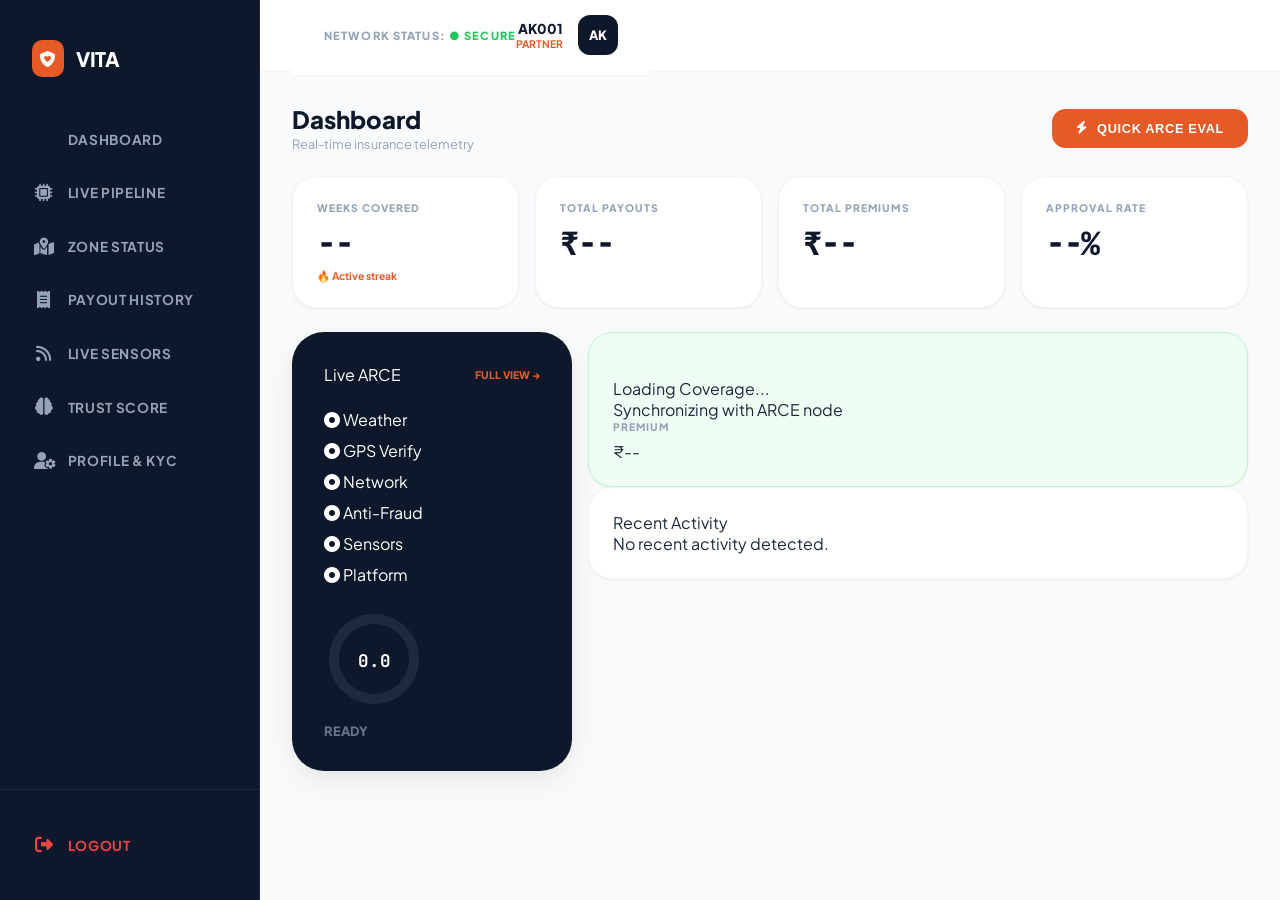
<file: frontend/workers_dashboard.html>
<!DOCTYPE html>
<html lang="en">
<head>
    <meta charset="UTF-8">
    <meta name="viewport" content="width=device-width,initial-scale=1">
    <title>VITA · Dashboard</title>
    <link rel="stylesheet" href="vita.css">
    <link rel="stylesheet" href="https://cdnjs.cloudflare.com/ajax/libs/font-awesome/6.5.0/css/all.min.css">
    <style>
        .stat-grid { display:grid; grid-template-columns:repeat(4,1fr); gap:1rem; }
        @media(max-width:900px){.stat-grid{grid-template-columns:1fr 1fr;}}
        .main-grid { display:grid; grid-template-columns:280px 1fr; gap:1rem; }
        @media(max-width:900px){.main-grid{grid-template-columns:1fr;}}
    </style>
</head>
<body>

<div id="sidebar"></div>

<div id="main">
    <div id="topbar"></div>
    <div id="page-content" class="p-6 md:p-10">

        <div class="fade-up" style="display:flex;align-items:center;justify-content:space-between;margin-bottom:1.5rem;">
            <div>
                <h1 style="font-size:1.5rem;font-weight:900;color:#0f172a;">Dashboard</h1>
                <p style="font-size:0.8rem;color:#94a3b8;margin-top:2px;">Real-time insurance telemetry</p>
            </div>
            <button class="btn-primary" onclick="runQuickARCE()" id="eval-btn">
                <i class="fa-solid fa-bolt"></i> QUICK ARCE EVAL
            </button>
        </div>

        <div class="stat-grid fade-up" style="margin-bottom:1.5rem;">
            <div class="card card-pad">
                <div class="stat-label uppercase tracking-widest text-[10px]">Weeks Covered</div>
                <div class="stat-value" id="s-weeks">--</div>
                <div style="font-size:0.65rem;color:#e65a28;margin-top:4px;font-weight:700;">🔥 Active streak</div>
            </div>
            <div class="card card-pad">
                <div class="stat-label uppercase tracking-widest text-[10px]">Total Payouts</div>
                <div class="stat-value mono" id="s-payouts">₹--</div>
            </div>
            <div class="card card-pad">
                <div class="stat-label uppercase tracking-widest text-[10px]">Total Premiums</div>
                <div class="stat-value mono" id="s-premiums">₹--</div>
            </div>
            <div class="card card-pad">
                <div class="stat-label uppercase tracking-widest text-[10px]">Approval Rate</div>
                <div class="stat-value" id="s-rate">--%</div>
            </div>
        </div>

        <div class="main-grid fade-up">
            <div class="dark-card" style="display:flex;flex-direction:column;gap:1.5rem; padding: 2rem; border-radius: 2rem;">
                <div style="display:flex;align-items:center;justify-content:space-between;">
                    <div class="card-title text-white" style="margin-bottom:0;">Live ARCE</div>
                    <a href="workers_pipeline.html" style="font-size:0.65rem;font-weight:800;color:#e65a28;text-decoration:none;">FULL VIEW →</a>
                </div>
                <div id="mini-pipeline" style="display:flex;flex-direction:column;gap:10px;">
                    </div>
                <div class="text-center pt-4 border-t border-slate-800">
                    <svg width="100" height="100" viewBox="0 0 80 80">
                        <circle cx="40" cy="40" r="32" fill="none" stroke="#1e293b" stroke-width="8"/>
                        <circle id="score-ring" cx="40" cy="40" r="32" fill="none" stroke="#e65a28" stroke-width="8"
                          stroke-linecap="round" stroke-dasharray="201.1" stroke-dashoffset="201.1"
                          transform="rotate(-90 40 40)" style="transition: stroke-dashoffset 1s ease;"/>
                        <text x="40" y="46" text-anchor="middle" font-family="JetBrains Mono" font-size="14" font-weight="700" fill="white" id="score-text">0.0</text>
                    </svg>
                    <div id="arce-dec" style="font-size:0.8rem;font-weight:900;color:#64748b;margin-top:10px;text-transform:uppercase;">Ready</div>
                </div>
            </div>

            <div class="space-y-4">
                <div class="card card-pad flex items-center justify-between" style="background: #f0fdf4; border-color: #bbf7d0;">
                    <div class="flex items-center gap-4">
                        <div class="w-12 h-12 rounded-xl bg-white flex items-center justify-center text-green-600 shadow-sm">
                            <i class="fa-solid fa-shield-check text-xl"></i>
                        </div>
                        <div>
                            <div class="font-black text-slate-800" id="cov-zone">Loading Coverage...</div>
                            <div class="text-xs text-slate-500" id="cov-hours">Synchronizing with ARCE node</div>
                        </div>
                    </div>
                    <div class="text-right">
                        <div class="stat-label">Premium</div>
                        <div class="text-xl font-black text-slate-800" id="cov-premium">₹--</div>
                    </div>
                </div>

                <div class="card card-pad bg-white">
                    <div class="card-title">Recent Activity</div>
                    <div id="recent-activity" class="space-y-3 mt-4">
                        <div class="shimmer h-12 rounded-xl"></div>
                        <div class="shimmer h-12 rounded-xl"></div>
                    </div>
                </div>
            </div>
        </div>

    </div>
</div>

<script src="vita.js"></script>
<script>
    // Initialize shared UI and load data
    VITA.init({ page: 'dashboard' }).then(() => {
        loadDashboard();
    });

    async function loadDashboard() {
        try {
            const worker = await VITA.api('/api/worker/AK001');
            const stats = await VITA.api('/api/claims/stats');

            if (worker) {
                document.getElementById('s-weeks').textContent = worker.weeks_covered;
                document.getElementById('s-payouts').textContent = `₹${worker.total_payouts.toLocaleString()}`;
                document.getElementById('s-premiums').textContent = `₹${worker.total_premiums.toLocaleString()}`;
                document.getElementById('cov-zone').textContent = `${worker.zone} ZONE ACTIVE`;
                document.getElementById('cov-premium').textContent = `₹${worker.weekly_premium}`;
                document.getElementById('cov-hours').textContent = `${worker.coverage_hours_per_week || 84} hrs/week protected`;
            }

            if (stats) {
                document.getElementById('s-rate').textContent = stats.approval_rate + '%';
            }

            // Fill mini pipeline
            const steps = ['Weather', 'GPS Verify', 'Network', 'Anti-Fraud', 'Sensors', 'Platform'];
            document.getElementById('mini-pipeline').innerHTML = steps.map(s => `
                <div class="flex items-center gap-3">
                    <i class="fa-solid fa-circle-dot text-[8px] text-slate-700"></i>
                    <span class="text-[10px] font-bold text-slate-400 uppercase tracking-widest">${s}</span>
                </div>
            `).join('');

            loadActivity();
        } catch (e) {
            console.error("Dashboard Load Error", e);
        }
    }

    async function loadActivity() {
        const data = await VITA.api('/api/payouts/recent?limit=3');
        const container = document.getElementById('recent-activity');
        if (data && data.payouts.length) {
            container.innerHTML = data.payouts.map(p => `
                <div class="flex items-center justify-between p-4 bg-slate-50 rounded-xl border border-slate-100">
                    <div class="flex items-center gap-3">
                        <div class="w-8 h-8 rounded-lg brand-orange flex items-center justify-center text-white text-xs">
                            <i class="fa-solid fa-receipt"></i>
                        </div>
                        <div>
                            <div class="text-xs font-black text-slate-800">₹${p.amount} • ${p.event}</div>
                            <div class="text-[9px] font-bold text-slate-400 uppercase">${p.date}</div>
                        </div>
                    </div>
                    <span class="text-[9px] font-black text-green-600 bg-green-50 px-2 py-1 rounded-md uppercase">${p.status}</span>
                </div>
            `).join('');
        } else {
            container.innerHTML = '<p class="text-xs text-slate-400 italic p-4">No recent activity detected.</p>';
        }
    }

    async function runQuickARCE() {
        const btn = document.getElementById('eval-btn');
        btn.disabled = true;
        btn.innerHTML = '<i class="fa-solid fa-circle-notch fa-spin"></i> RUNNING...';
        
        try {
            const res = await VITA.api('/api/claims/run-evaluation', 'POST');
            if (res) {
                VITA.updateScoreRing('score-ring', 'score-text', res.arce_score, 201.1);
                document.getElementById('arce-dec').textContent = res.decision;
                document.getElementById('arce-dec').style.color = res.decision === 'APPROVED' ? '#22c55e' : '#ef4444';
            }
        } finally {
            btn.disabled = false;
            btn.innerHTML = '<i class="fa-solid fa-bolt"></i> QUICK ARCE EVAL';
            loadDashboard();
        }
    }
</script>
</body>
</html>
</file>
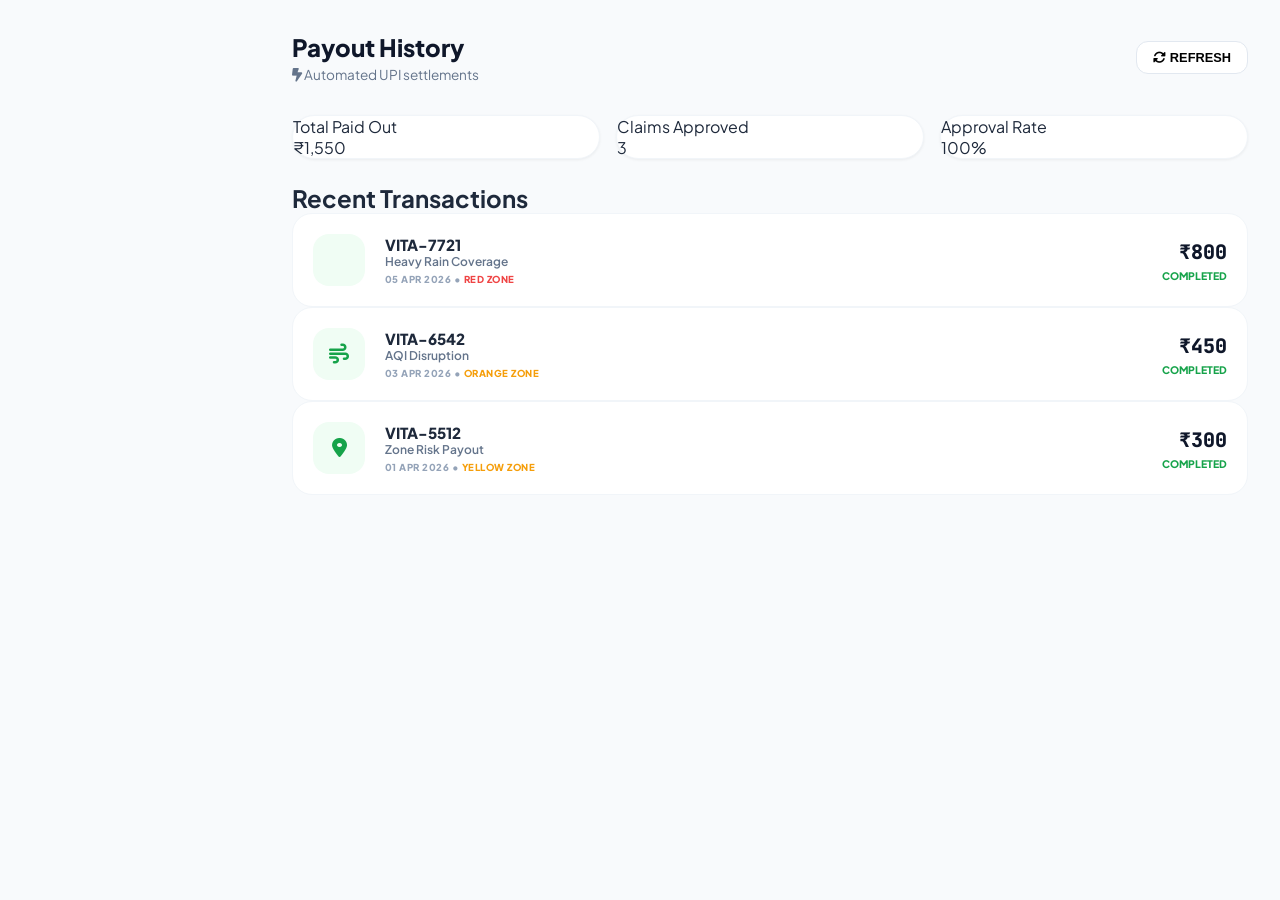
<file: frontend/workers_payouts.html>
<!DOCTYPE html>
<html lang="en">
<head>
  <meta charset="UTF-8">
  <meta name="viewport" content="width=device-width,initial-scale=1">
  <title>VITA · Payout History</title>
  <link rel="stylesheet" href="vita.css">
  <link rel="stylesheet" href="https://cdnjs.cloudflare.com/ajax/libs/font-awesome/6.5.0/css/all.min.css">
  <style>
    @import url('https://fonts.googleapis.com/css2?family=JetBrains+Mono:wght@700&display=swap');

    .payout-row {
      display:flex; align-items:center; justify-content:space-between;
      padding:1.25rem; background:white; border-radius:1.25rem;
      border:1px solid #f1f5f9; transition:all 0.2s ease;
    }
    .payout-row:hover { 
      transform: translateY(-2px);
      box-shadow:0 10px 25px -5px rgba(0,0,0,0.05); 
      border-color: #e2e8f0;
    }
    .pay-icon { 
      width:3.25rem; height:3.25rem; border-radius:1rem; 
      display:flex; align-items:center; justify-content:center; 
      font-size:1.25rem; flex-shrink:0; 
    }
    .summary-strip { display:grid; grid-template-columns:repeat(3,1fr); gap:1rem; margin-bottom:1.5rem; }
    
    /* Clean Shimmer Effect */
    .shimmer {
      background: linear-gradient(90deg, #f1f5f9 25%, #f8fafc 50%, #f1f5f9 75%);
      background-size: 200% 100%;
      animation: shimmer 1.5s infinite;
    }
    @keyframes shimmer {
      0% { background-position: 200% 0; }
      100% { background-position: -200% 0; }
    }

    @media(max-width:600px){ .summary-strip{grid-template-columns:1fr;} }
  </style>
</head>
<body class="bg-gray-50">

<div id="main">
  <div id="page-content" class="max-w-4xl mx-auto p-4 md:p-8">

    <div class="fade-up" style="display:flex;align-items:center;justify-content:space-between;margin-bottom:2rem;">
      <div>
        <h1 style="font-size:1.5rem;font-weight:900;color:#0f172a;">Payout History</h1>
        <p style="font-size:0.85rem;color:#64748b;margin-top:4px;">
            <i class="fa-solid fa-bolt-lightning text-orange-500 mr-1"></i> Automated UPI settlements
        </p>
      </div>
      <button class="btn-ghost" onclick="loadPayouts()" style="background:#fff; padding: 0.5rem 1rem; border-radius: 0.75rem; border: 1px solid #e2e8f0; font-weight: 700; font-size: 0.8rem; cursor: pointer;">
        <i class="fa-solid fa-rotate mr-1"></i> REFRESH
      </button>
    </div>

    <div class="summary-strip fade-up">
      <div class="card p-6 bg-white rounded-2xl border border-slate-100 shadow-sm">
        <div class="text-[10px] font-black uppercase tracking-widest text-slate-400 mb-1">Total Paid Out</div>
        <div class="text-2xl font-black text-slate-800" id="sum-total">₹—</div>
      </div>
      <div class="card p-6 bg-white rounded-2xl border border-slate-100 shadow-sm">
        <div class="text-[10px] font-black uppercase tracking-widest text-slate-400 mb-1">Claims Approved</div>
        <div class="text-2xl font-black text-slate-800" id="sum-approved">—</div>
      </div>
      <div class="card p-6 bg-white rounded-2xl border border-slate-100 shadow-sm">
        <div class="text-[10px] font-black uppercase tracking-widest text-slate-400 mb-1">Approval Rate</div>
        <div class="text-2xl font-black text-green-600" id="sum-rate">—</div>
      </div>
    </div>

    <h2 class="text-[11px] font-black text-slate-400 uppercase tracking-[0.2em] mb-4 ml-1">Recent Transactions</h2>

    <div class="space-y-4 fade-up" id="payout-list">
      <div style="height:5rem;border-radius:1.25rem;" class="shimmer"></div>
      <div style="height:5rem;border-radius:1.25rem;" class="shimmer"></div>
      <div style="height:5rem;border-radius:1.25rem;" class="shimmer"></div>
    </div>

  </div>
</div>

<script src="vita.js"></script>
<script>
// IMPORTANT: Point to your Render Backend
const BACKEND_URL = "https://vita23-backend.onrender.com";

// If VITA.init isn't fully defined in your vita.js, we ensure loadPayouts triggers
window.addEventListener('DOMContentLoaded', loadPayouts);

async function loadPayouts() {
  try {
    // Note: Adjust endpoint to your actual Python route (e.g., /api/payouts)
    const response = await fetch(`${BACKEND_URL}/api/payouts`);
    const payData = response.ok ? await response.json() : null;

    if (payData) {
      document.getElementById('sum-total').textContent = `₹${payData.total_paid_out.toLocaleString('en-IN')}`;
      document.getElementById('sum-approved').textContent = payData.approved_claims;
      document.getElementById('sum-rate').textContent = payData.approval_rate + '%';
      
      renderList(payData.history); 
    } else {
      // If backend fails, show dummy data for demo
      console.warn("Backend unreachable, using demo data");
      showDemoData();
    }
  } catch (err) {
    console.error("Fetch error:", err);
    showDemoData();
  }
}

function showDemoData() {
  const demoHistory = [
    { id: 'VITA-7721', event: 'Heavy Rain Coverage', date: '05 Apr 2026', zone: 'RED', amount: 800, status: 'Completed', color: 'green', icon: 'shield-check' },
    { id: 'VITA-6542', event: 'AQI Disruption', date: '03 Apr 2026', zone: 'ORANGE', amount: 450, status: 'Completed', color: 'green', icon: 'wind' },
    { id: 'VITA-5512', event: 'Zone Risk Payout', date: '01 Apr 2026', zone: 'YELLOW', amount: 300, status: 'Completed', color: 'green', icon: 'location-dot' }
  ];
  renderList(demoHistory);
  document.getElementById('sum-total').textContent = "₹1,550";
  document.getElementById('sum-approved').textContent = "3";
  document.getElementById('sum-rate').textContent = "100%";
}

function renderList(history) {
  const iconBg = {'green':'#f0fdf4','blue':'#eff6ff','orange':'#fff7ed','purple':'#faf5ff'};
  const iconTx = {'green':'#16a34a','blue':'#1d4ed8','orange':'#ea580c','purple':'#7e22ce'};

  document.getElementById('payout-list').innerHTML = history.map(p => `
    <div class="payout-row">
      <div style="display:flex;align-items:center;gap:1.25rem;">
        <div class="pay-icon" style="background:${iconBg[p.color]||'#f1f5f9'};color:${iconTx[p.color]||'#475569'};">
          <i class="fa-solid fa-${p.icon || 'circle-check'}"></i>
        </div>
        <div>
          <div style="font-size:0.95rem;font-weight:900;color:#1e293b;">${p.id}</div>
          <div style="font-size:0.75rem;font-weight:600;color:#64748b;">${p.event}</div>
          <div style="font-size:0.6rem;color:#94a3b8;font-weight:800;text-transform:uppercase;margin-top:4px; letter-spacing: 0.05em;">
            ${p.date} • <span style="color:${p.zone === 'RED' ? '#ef4444' : '#f59e0b'}">${p.zone} ZONE</span>
          </div>
        </div>
      </div>
      <div style="text-align:right;">
        <div style="font-size:1.25rem;font-weight:900;font-family:'JetBrains Mono',monospace;color:#0f172a;">₹${p.amount}</div>
        <div style="display:flex; align-items:center; gap:4px; justify-content:flex-end; margin-top:4px;">
            <div class="w-1.5 h-1.5 rounded-full bg-green-500"></div>
            <span style="font-size:0.65rem; font-weight:900; color:#16a34a; text-transform:uppercase;">${p.status}</span>
        </div>
      </div>
    </div>
  `).join('');
}
</script>
</body>
</html>
</file>
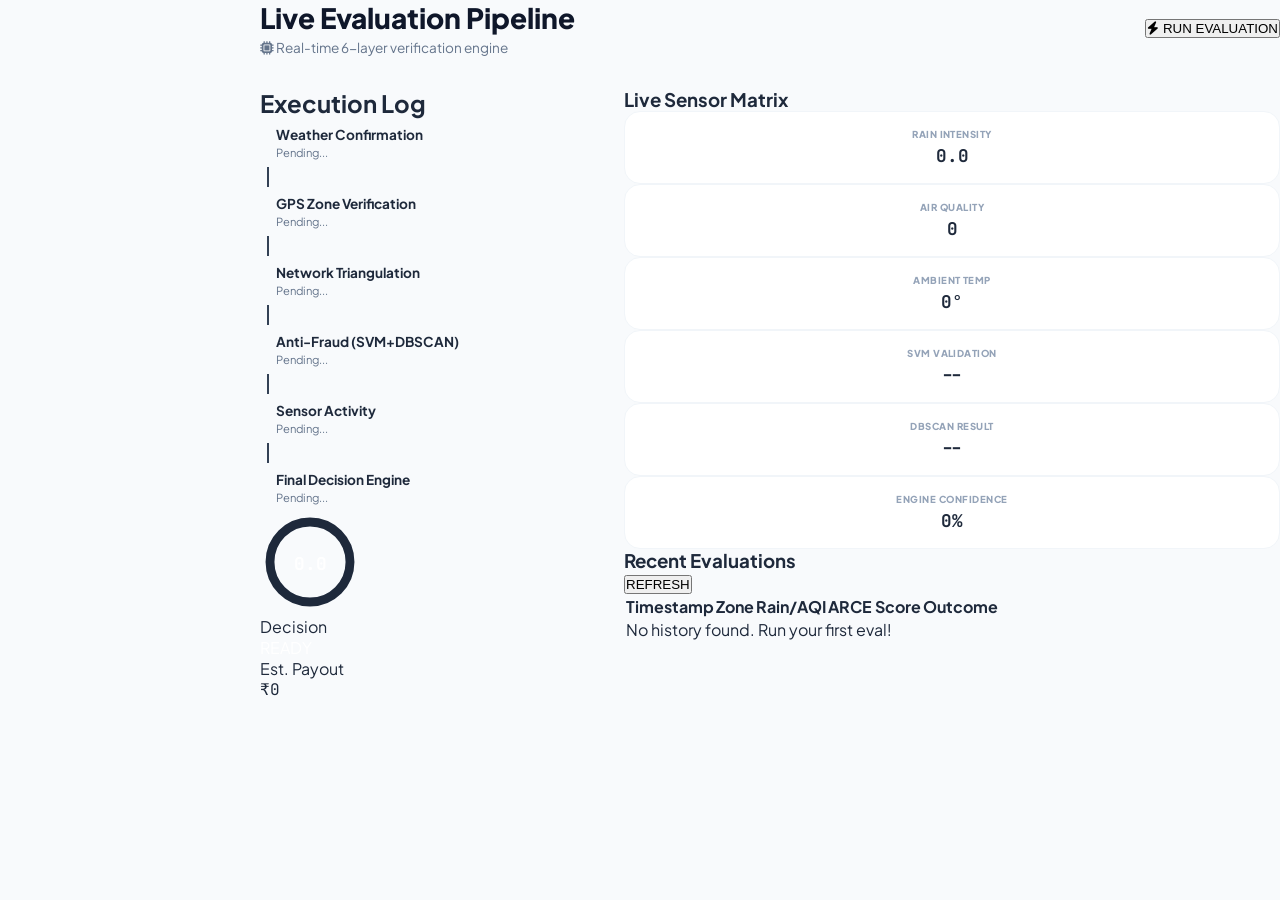
<file: frontend/workers_pipeline.html>
<!DOCTYPE html>
<html lang="en">
<head>
  <meta charset="UTF-8"><meta name="viewport" content="width=device-width,initial-scale=1">
  <title>VITA · Live Pipeline</title>
  <link rel="stylesheet" href="vita.css">
  <link rel="stylesheet" href="https://cdnjs.cloudflare.com/ajax/libs/font-awesome/6.5.0/css/all.min.css">
  <style>
    @import url('https://fonts.googleapis.com/css2?family=JetBrains+Mono:wght@500;700&display=swap');
    
    .pipeline-grid { display:grid; grid-template-columns:340px 1fr; gap:1.5rem; }
    @media(max-width:1024px){.pipeline-grid{grid-template-columns:1fr;}}
    
    .sensor-chip {
      background:#ffffff; border:1px solid #f1f5f9; border-radius:1rem;
      padding:1rem; text-align:center; transition: all 0.3s ease;
    }
    .sensor-chip:hover { border-color: #e65a28; transform: translateY(-2px); }
    .sensor-chip .val { font-family:'JetBrains Mono',monospace; font-size:1.1rem; font-weight:700; color:#1e293b; }
    .sensor-chip .lbl { font-size:0.6rem; font-weight:800; color:#94a3b8; text-transform:uppercase; letter-spacing:0.05em; margin-bottom:4px; }
    
    /* Animation for the evaluation ring */
    .score-ring-fill { transition: stroke-dashoffset 1s cubic-bezier(0.4, 0, 0.2, 1); }
    
    .pipe-step { display: flex; gap: 1rem; align-items: flex-start; padding: 0.5rem 0; }
    .pipe-connector { width: 2px; height: 20px; background: #334155; margin-left: 7px; }
    .pipe-connector.done { background: #22c55e; }
    .pipe-step-name { font-weight: 700; font-size: 0.85rem; }
    .pipe-step-detail { font-size: 0.7rem; color: #64748b; margin-top: 2px; }
  </style>
</head>
<body class="bg-gray-50">

<div id="main" class="max-w-7xl mx-auto p-4 md:p-8">
    <div class="fade-up" style="display:flex;align-items:center;justify-content:space-between;margin-bottom:2rem;">
      <div>
        <h1 style="font-size:1.75rem;font-weight:900;color:#0f172a;">Live Evaluation Pipeline</h1>
        <p style="font-size:0.85rem;color:#64748b;margin-top:4px;">
            <i class="fa-solid fa-microchip text-orange-500 mr-1"></i> Real-time 6-layer verification engine
        </p>
      </div>
      <button class="brand-orange text-white px-6 py-3 rounded-xl font-bold flex items-center gap-2 shadow-lg shadow-orange-200 hover:scale-105 transition-all" id="run-btn" onclick="runPipeline()">
        <i class="fa-solid fa-bolt"></i> RUN EVALUATION
      </button>
    </div>

    <div class="pipeline-grid fade-up">
      <div class="bg-slate-900 rounded-[2rem] p-8 text-white shadow-2xl">
        <h2 class="text-xs font-black text-slate-500 uppercase tracking-widest mb-6">Execution Log</h2>
        <div id="pipe-steps" class="min-h-[300px]">
          <p class="text-slate-500 text-sm italic">Initialize evaluation to view logs...</p>
        </div>
        
        <div class="mt-8 pt-8 border-t border-slate-800">
          <div class="flex items-center gap-6 justify-center">
            <svg width="100" height="100" viewBox="0 0 90 90">
              <circle cx="45" cy="45" r="36" fill="none" stroke="#1e293b" stroke-width="8"/>
              <circle id="score-ring" cx="45" cy="45" r="36" fill="none" stroke="#e65a28" stroke-width="8"
                stroke-linecap="round" stroke-dasharray="226.2" stroke-dashoffset="226.2"
                transform="rotate(-90 45 45)" class="score-ring-fill"/>
              <text x="45" y="52" text-anchor="middle" font-family="JetBrains Mono" font-size="16" font-weight="700" fill="white" id="score-text">0.0</text>
            </svg>
            <div>
              <div class="text-[10px] text-slate-500 font-black uppercase">Decision</div>
              <div id="r-decision" class="text-xl font-black text-white">READY</div>
              <div class="text-[10px] text-slate-500 font-black uppercase mt-4">Est. Payout</div>
              <div id="r-payout" class="text-2xl font-black text-orange-500 mono">₹0</div>
            </div>
          </div>
        </div>
      </div>

      <div class="space-y-6">
        <div class="bg-white rounded-[2rem] p-8 border border-slate-100 shadow-sm">
          <h3 class="text-xs font-black text-slate-400 uppercase tracking-widest mb-6">Live Sensor Matrix</h3>
          <div class="grid grid-cols-2 md:grid-cols-3 gap-4" id="sensor-grid">
            <div class="sensor-chip"><div class="lbl">Rain Intensity</div><div class="val" id="sv-rain">0.0</div></div>
            <div class="sensor-chip"><div class="lbl">Air Quality</div><div class="val" id="sv-aqi">0</div></div>
            <div class="sensor-chip"><div class="lbl">Ambient Temp</div><div class="val" id="sv-temp">0°</div></div>
            <div class="sensor-chip"><div class="lbl">SVM Validation</div><div class="val" id="sv-svm">--</div></div>
            <div class="sensor-chip"><div class="lbl">DBSCAN Result</div><div class="val" id="sv-cl">--</div></div>
            <div class="sensor-chip"><div class="lbl">Engine Confidence</div><div class="val" id="sv-eng">0%</div></div>
          </div>
        </div>

        <div class="bg-white rounded-[2rem] overflow-hidden border border-slate-100 shadow-sm">
          <div class="p-6 border-bottom border-slate-50 flex justify-between items-center">
            <h3 class="text-xs font-black text-slate-400 uppercase tracking-widest">Recent Evaluations</h3>
            <button class="text-[10px] font-black text-orange-500" onclick="loadHistory()">REFRESH</button>
          </div>
          <div class="overflow-x-auto">
            <table class="w-full text-left text-sm">
              <thead class="bg-slate-50 text-slate-400 uppercase text-[10px] font-black">
                <tr>
                  <th class="px-6 py-4">Timestamp</th>
                  <th class="px-6 py-4">Zone</th>
                  <th class="px-6 py-4">Rain/AQI</th>
                  <th class="px-6 py-4">ARCE Score</th>
                  <th class="px-6 py-4">Outcome</th>
                </tr>
              </thead>
              <tbody id="hist-body" class="divide-y divide-slate-50 font-medium">
                </tbody>
            </table>
          </div>
        </div>
      </div>
    </div>
</div>

<script src="vita.js"></script> 
<script>
const BACKEND_URL = "https://vita23-backend.onrender.com";
const LAYER_NAMES = ['Weather Confirmation','GPS Zone Verification','Network Triangulation','Anti-Fraud (SVM+DBSCAN)','Sensor Activity','Final Decision Engine'];

function resetPipelineUI() {
  document.getElementById('pipe-steps').innerHTML = LAYER_NAMES.map((n,i) => `
    <div class="pipe-step" id="ps-${i+1}">
      <div class="w-4 h-4 rounded-full border-2 border-slate-700 flex-shrink-0 mt-1" id="icon-${i+1}"></div>
      <div class="pipe-step-body">
        <div class="pipe-step-name text-slate-400">${n}</div>
        <div class="pipe-step-detail" id="detail-${i+1}">Pending...</div>
      </div>
    </div>
    ${i<5?`<div class="pipe-connector" id="pc-${i+1}"></div>`:''}
  `).join('');
  
  document.getElementById('score-ring').style.strokeDashoffset = '226.2';
  document.getElementById('score-text').textContent = '0.0';
  document.getElementById('r-decision').textContent = 'READY';
  document.getElementById('r-decision').style.color = 'white';
}

async function runPipeline() {
  const btn = document.getElementById('run-btn');
  btn.disabled = true;
  btn.innerHTML = '<i class="fa-solid fa-circle-notch fa-spin"></i> EVALUATING...';
  resetPipelineUI();

  try {
    // We fetch from your Render API
    const response = await fetch(`${BACKEND_URL}/api/claims/run-evaluation`, { method: 'POST' });
    const result = await response.json();

    if (response.ok) {
        // Step-by-step animation simulation
        for (let i = 1; i <= 6; i++) {
            await new Promise(r => setTimeout(r, 600)); // Visual delay
            document.getElementById(`icon-${i}`).className = "w-4 h-4 rounded-full bg-green-500 flex items-center justify-center text-[10px]";
            document.getElementById(`icon-${i}`).innerHTML = '<i class="fa-solid fa-check text-white"></i>';
            document.getElementById(`ps-${i}`).querySelector('.pipe-step-name').className = "pipe-step-name text-white";
            document.getElementById(`detail-${i}`).textContent = "Verified ✓";
            if(i < 6) document.getElementById(`pc-${i}`).className = "pipe-connector done";
        }

        // Set Final Results
        const score = result.arce_score;
        const offset = 226.2 - (226.2 * score);
        document.getElementById('score-ring').style.strokeDashoffset = offset;
        document.getElementById('score-text').textContent = score.toFixed(2);
        document.getElementById('r-decision').textContent = result.decision;
        document.getElementById('r-decision').style.color = result.decision === 'APPROVED' ? '#22c55e' : '#ef4444';
        document.getElementById('r-payout').textContent = `₹${result.payout}`;
        
        // Update Sensor Chips
        document.getElementById('sv-rain').textContent = result.rain_val || "1.2";
        document.getElementById('sv-aqi').textContent = result.aqi_val || "84";
        document.getElementById('sv-svm').textContent = "PASS";
        document.getElementById('sv-eng').textContent = Math.round(score * 100) + "%";

    } else {
        alert("Evaluation failed: " + result.detail);
    }
  } catch (err) {
    console.error(err);
    alert("Connection error to Render backend.");
  } finally {
    btn.disabled = false;
    btn.innerHTML = '<i class="fa-solid fa-bolt"></i> RUN EVALUATION';
    loadHistory();
  }
}

async function loadHistory() {
    const tbody = document.getElementById('hist-body');
    try {
        const response = await fetch(`${BACKEND_URL}/api/claims/history?limit=5`);
        const data = await response.json();
        
        tbody.innerHTML = data.claims.map(c => `
            <tr class="hover:bg-slate-50 transition-colors">
                <td class="px-6 py-4 text-slate-400 font-mono text-xs">${new Date(c.timestamp).toLocaleTimeString()}</td>
                <td class="px-6 py-4"><span class="px-2 py-1 rounded-md bg-orange-50 text-orange-600 text-[10px] font-bold">${c.zone}</span></td>
                <td class="px-6 py-4 text-slate-600">${c.rain}mm / ${c.aqi}</td>
                <td class="px-6 py-4 font-bold text-slate-800">${c.arce_score}</td>
                <td class="px-6 py-4">
                    <span class="text-[10px] font-black ${c.reported_outcome==='APPROVED'?'text-green-500':'text-red-500'}">
                        ${c.reported_outcome}
                    </span>
                </td>
            </tr>
        `).join('');
    } catch (e) {
        tbody.innerHTML = '<tr><td colspan="5" class="p-6 text-center text-slate-400 italic">No history found. Run your first eval!</td></tr>';
    }
}

window.onload = () => { resetPipelineUI(); loadHistory(); };
</script>
</body>
</html>
</file>
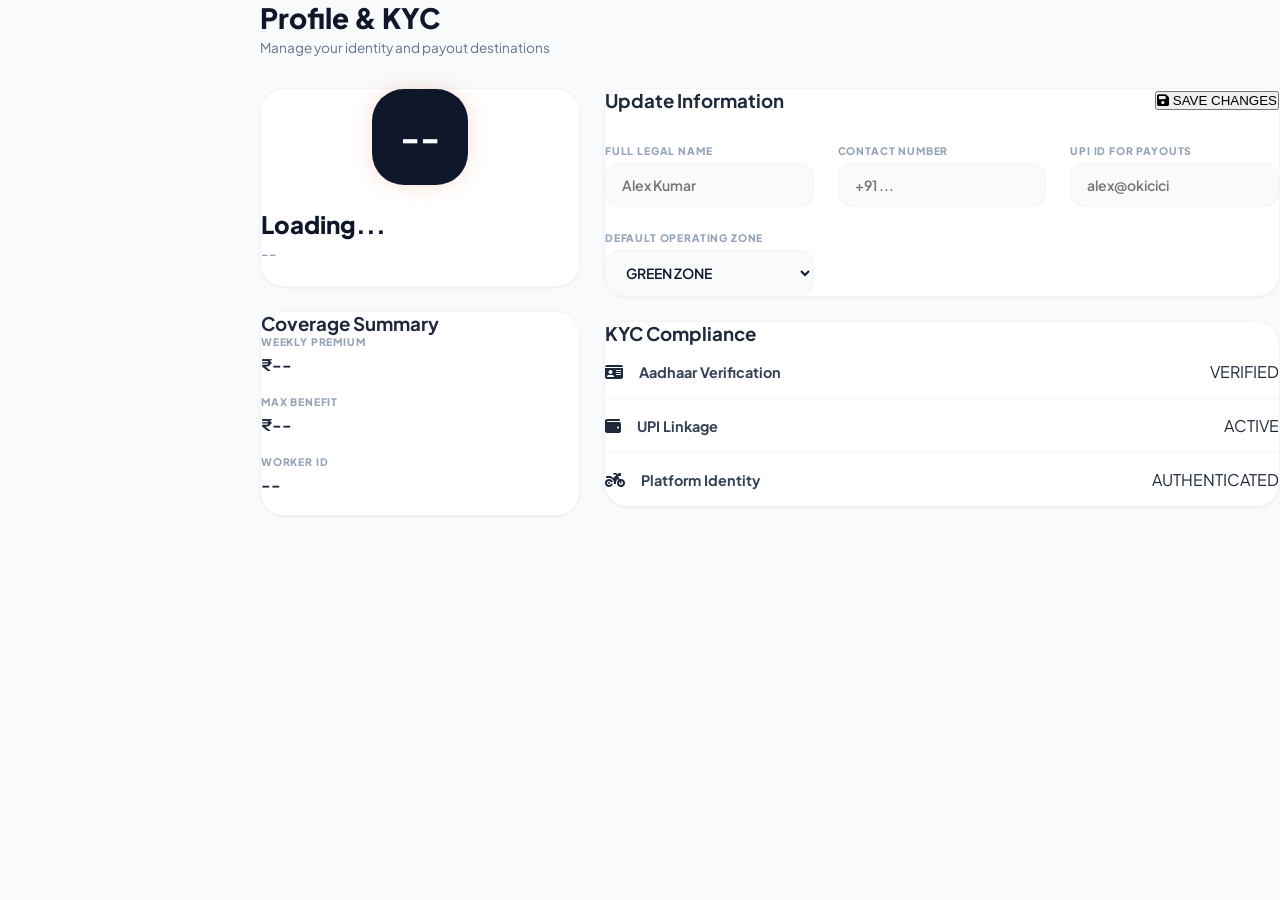
<file: frontend/workers_profile.html>
<!DOCTYPE html>
<html lang="en">
<head>
  <meta charset="UTF-8"><meta name="viewport" content="width=device-width,initial-scale=1">
  <title>VITA · Profile & KYC</title>
  <link rel="stylesheet" href="vita.css">
  <link rel="stylesheet" href="https://cdnjs.cloudflare.com/ajax/libs/font-awesome/6.5.0/css/all.min.css">
  <style>
    .profile-grid { display:grid; grid-template-columns:320px 1fr; gap:1.5rem; }
    @media(max-width:900px){.profile-grid{grid-template-columns:1fr;}}
    
    .field-group { margin-bottom:1.25rem; }
    .field-label { font-size:0.65rem; font-weight:900; color:#94a3b8; text-transform:uppercase; letter-spacing:0.08em; margin-bottom:6px; }
    .field-value { font-size:1rem; font-weight:700; color:#1e293b; }
    
    .field-input {
      width:100%; padding:0.75rem 1rem; border:1.5px solid #f1f5f9; border-radius:0.875rem;
      font-family:'Plus Jakarta Sans',sans-serif; font-size:0.875rem; font-weight:600; color:#0f172a;
      background:#f8fafc; outline:none; transition:all 0.2s;
    }
    .field-input:focus { border-color:#e65a28; background:white; box-shadow: 0 0 0 4px rgba(230, 90, 40, 0.1); }
    
    .kyc-row { display:flex; align-items:center; justify-content:space-between; padding:1rem 0; border-bottom:1px solid #f1f5f9; }
    .kyc-row:last-child { border-bottom:none; }
    
    .avatar-glow { box-shadow: 0 0 20px rgba(230, 90, 40, 0.2); }
  </style>
</head>
<body class="bg-gray-50">

<div id="main" class="max-w-6xl mx-auto p-4 md:p-8">
    <div class="fade-up" style="margin-bottom:2rem;">
      <h1 style="font-size:1.75rem;font-weight:900;color:#0f172a;">Profile & KYC</h1>
      <p style="font-size:0.85rem;color:#64748b;margin-top:4px;">Manage your identity and payout destinations</p>
    </div>

    <div class="profile-grid fade-up">
      <div style="display:flex;flex-direction:column;gap:1.5rem;">
        <div class="card p-8 bg-white rounded-[2rem] border border-slate-100 shadow-sm text-center">
          <div style="width:6rem;height:6rem;border-radius:2rem;background:#0f172a;display:flex;align-items:center;justify-content:center;color:white;font-size:2rem;font-weight:900;margin:0 auto 1.5rem;" class="avatar-glow" id="prof-avatar">--</div>
          <div style="font-size:1.5rem;font-weight:900;color:#0f172a;" id="prof-name">Loading...</div>
          <div style="font-size:0.85rem;color:#94a3b8;margin-top:6px;font-weight:600;" id="prof-phone">--</div>
          <div style="margin-top:1.5rem; display:flex; flex-direction:column; gap:8px;" id="prof-badges">
              </div>
        </div>

        <div class="card p-8 bg-white rounded-[2rem] border border-slate-100 shadow-sm">
          <h3 class="text-[10px] font-black uppercase text-slate-400 tracking-widest mb-6">Coverage Summary</h3>
          <div class="field-group">
            <div class="field-label">Weekly Premium</div>
            <div class="field-value text-orange-600" id="prof-premium">₹--</div>
          </div>
          <div class="field-group">
            <div class="field-label">Max Benefit</div>
            <div class="field-value text-green-600" id="prof-payout">₹--</div>
          </div>
          <div class="field-group">
            <div class="field-label">Worker ID</div>
            <div class="field-value font-mono text-sm" id="prof-wid">--</div>
          </div>
        </div>
      </div>

      <div style="display:flex;flex-direction:column;gap:1.5rem;">
        <div class="card p-8 bg-white rounded-[2rem] border border-slate-100 shadow-sm">
          <div style="display:flex;align-items:center;justify-content:space-between;margin-bottom:2rem;">
            <h3 class="text-xs font-black uppercase text-slate-800 tracking-widest">Update Information</h3>
            <button class="brand-orange text-white px-6 py-2 rounded-xl font-bold text-xs hover:scale-105 transition-all" onclick="saveProfile()">
                <i class="fa-solid fa-floppy-disk mr-2"></i> SAVE CHANGES
            </button>
          </div>
          <div style="display:grid;grid-template-columns:repeat(auto-fit, minmax(200px, 1fr));gap:1.5rem;">
            <div>
              <div class="field-label">Full Legal Name</div>
              <input class="field-input" id="edit-name" placeholder="Alex Kumar">
            </div>
            <div>
              <div class="field-label">Contact Number</div>
              <input class="field-input" id="edit-phone" placeholder="+91 ...">
            </div>
            <div>
              <div class="field-label">UPI ID for Payouts</div>
              <input class="field-input" id="edit-upi" placeholder="alex@okicici">
            </div>
            <div>
              <div class="field-label">Default Operating Zone</div>
              <select class="field-input" id="edit-zone">
                <option value="GREEN">GREEN ZONE</option>
                <option value="YELLOW">YELLOW ZONE</option>
                <option value="ORANGE">ORANGE ZONE</option>
                <option value="RED">RED ZONE</option>
              </select>
            </div>
          </div>
        </div>

        <div class="card p-8 bg-white rounded-[2rem] border border-slate-100 shadow-sm">
          <h3 class="text-xs font-black uppercase text-slate-800 tracking-widest mb-6">KYC Compliance</h3>
          <div id="kyc-list">
            <div class="kyc-row">
              <div style="display:flex;align-items:center;gap:1rem;">
                <div class="w-10 h-10 rounded-full bg-green-50 flex items-center justify-center text-green-600">
                    <i class="fa-solid fa-id-card"></i>
                </div>
                <span style="font-size:0.9rem;font-weight:700;color:#334155;">Aadhaar Verification</span>
              </div>
              <span class="px-3 py-1 bg-green-100 text-green-700 rounded-lg text-[10px] font-black">VERIFIED</span>
            </div>
            <div class="kyc-row">
              <div style="display:flex;align-items:center;gap:1rem;">
                <div class="w-10 h-10 rounded-full bg-green-50 flex items-center justify-center text-green-600">
                    <i class="fa-solid fa-wallet"></i>
                </div>
                <span style="font-size:0.9rem;font-weight:700;color:#334155;">UPI Linkage</span>
              </div>
              <span class="px-3 py-1 bg-green-100 text-green-700 rounded-lg text-[10px] font-black">ACTIVE</span>
            </div>
            <div class="kyc-row">
              <div style="display:flex;align-items:center;gap:1rem;">
                <div class="w-10 h-10 rounded-full bg-blue-50 flex items-center justify-center text-blue-600">
                    <i class="fa-solid fa-motorcycle"></i>
                </div>
                <span style="font-size:0.9rem;font-weight:700;color:#334155;">Platform Identity</span>
              </div>
              <span class="px-3 py-1 bg-blue-100 text-blue-700 rounded-lg text-[10px] font-black">AUTHENTICATED</span>
            </div>
          </div>
        </div>
      </div>
    </div>
</div>

<script src="vita.js"></script>
<script>
const BACKEND_URL = "https://vita23-backend.onrender.com";

// Auto-load profile on start
window.addEventListener('DOMContentLoaded', loadProfile);

async function loadProfile() {
  try {
    // Assuming AK001 is the hardcoded test user ID for now
    const response = await fetch(`${BACKEND_URL}/api/worker/AK001`);
    if (!response.ok) throw new Error("Load failed");
    
    const w = await response.json();

    // Update UI
    document.getElementById('prof-avatar').textContent = w.name.split(' ').map(x=>x[0]).join('').toUpperCase();
    document.getElementById('prof-name').textContent   = w.name;
    document.getElementById('prof-phone').textContent  = w.phone;
    
    document.getElementById('prof-badges').innerHTML = `
        <span class="px-4 py-1.5 bg-green-50 text-green-600 rounded-full text-[10px] font-black uppercase tracking-wider border border-green-100">KYC ${w.kyc_status || 'VERIFIED'}</span>
        <span class="px-4 py-1.5 bg-orange-50 text-orange-600 rounded-full text-[10px] font-black uppercase tracking-wider border border-orange-100">${w.zone || 'ORANGE'} ZONE</span>
    `;

    document.getElementById('prof-premium').textContent = `₹${w.weekly_premium || '39'}`;
    document.getElementById('prof-payout').textContent  = `₹${w.potential_payout || '1,200'}`;
    document.getElementById('prof-wid').textContent     = w.worker_id || 'VITA-AK001';

    // Pre-fill edit form
    document.getElementById('edit-name').value  = w.name;
    document.getElementById('edit-phone').value = w.phone;
    document.getElementById('edit-upi').value   = w.upi_id || '';
    document.getElementById('edit-zone').value  = w.zone || 'ORANGE';

  } catch (err) {
    console.error(err);
    alert("Backend unreachable. Please ensure Render service is active.");
  }
}

async function saveProfile() {
  const saveBtn = document.querySelector('button[onclick="saveProfile()"]');
  saveBtn.disabled = true;
  saveBtn.innerHTML = '<i class="fa-solid fa-circle-notch fa-spin"></i> SAVING...';

  const payload = {
    name:   document.getElementById('edit-name').value,
    phone:  document.getElementById('edit-phone').value,
    upi_id: document.getElementById('edit-upi').value,
    zone:   document.getElementById('edit-zone').value,
  };

  try {
    const r = await fetch(`${BACKEND_URL}/api/worker/AK001`, {
      method: 'PUT',
      headers: {'Content-Type':'application/json'},
      body: JSON.stringify(payload),
    });

    if (r.ok) {
      alert('Profile successfully updated! ✓');
      loadProfile();
    } else {
      alert('Update failed. Check backend logs.');
    }
  } catch (err) {
    alert('Connection error to Render.');
  } finally {
    saveBtn.disabled = false;
    saveBtn.innerHTML = '<i class="fa-solid fa-floppy-disk mr-2"></i> SAVE CHANGES';
  }
}
</script>
</body>
</html>
</file>
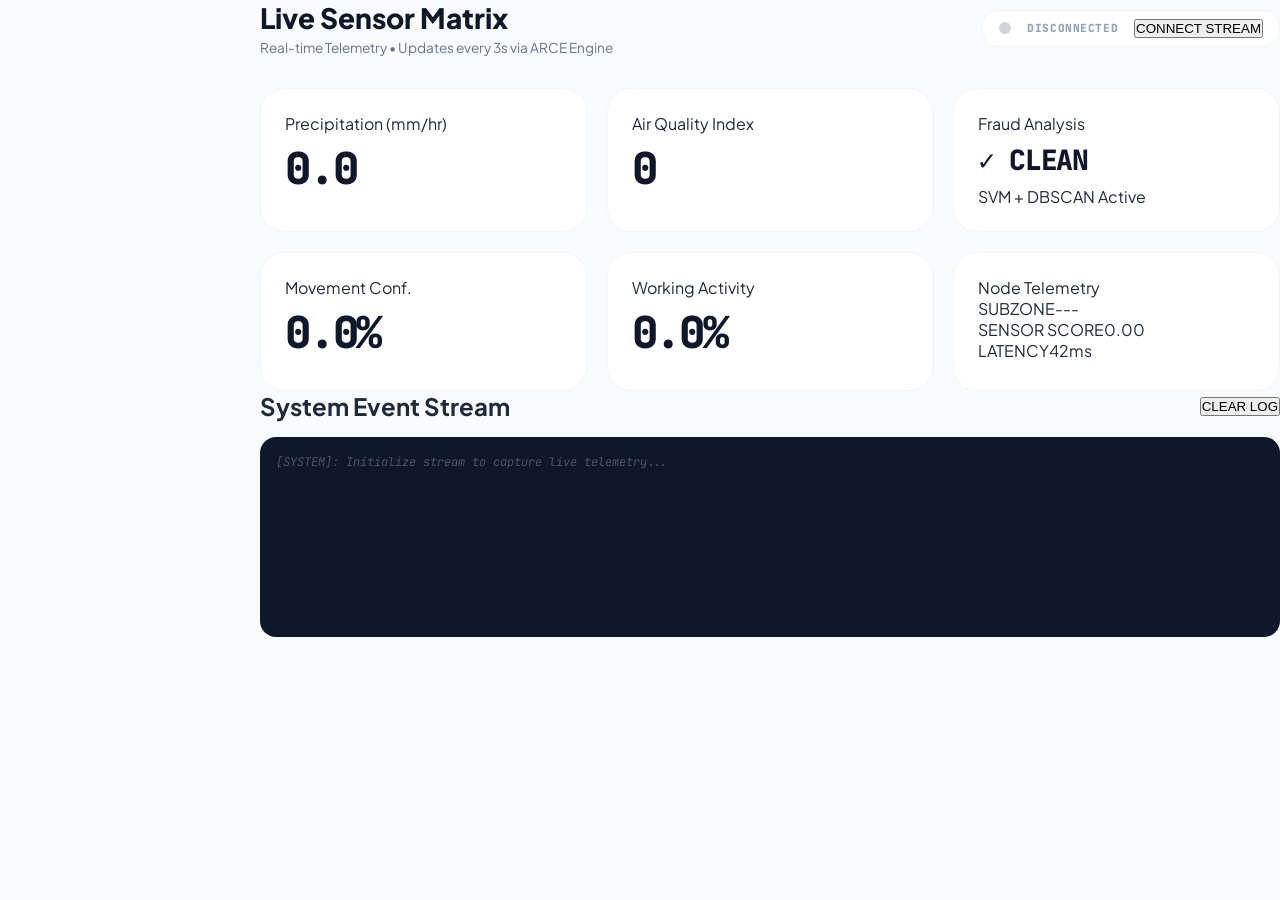
<file: frontend/workers_sensors.html>
<!DOCTYPE html>
<html lang="en">
<head>
  <meta charset="UTF-8"><meta name="viewport" content="width=device-width,initial-scale=1">
  <title>VITA · Live Sensors</title>
  <link rel="stylesheet" href="vita.css">
  <link rel="stylesheet" href="https://cdnjs.cloudflare.com/ajax/libs/font-awesome/6.5.0/css/all.min.css">
  <style>
    @import url('https://fonts.googleapis.com/css2?family=JetBrains+Mono:wght@500;800&display=swap');
    
    .sensor-card { 
        background:white; border:1px solid #f1f5f9; border-radius:1.5rem; padding:1.5rem; 
        transition: all 0.3s ease;
    }
    .sensor-card:hover { transform: translateY(-3px); box-shadow: 0 10px 30px -10px rgba(0,0,0,0.05); }
    
    .sensor-big { 
        font-size:2.75rem; font-weight:900; font-family:'JetBrains Mono',monospace; 
        color:#0f172a; line-height:1; margin:0.75rem 0; letter-spacing: -0.05em;
    }
    .sse-badge { font-family:'JetBrains Mono',monospace; font-size:0.7rem; font-weight:800; letter-spacing: 0.05em; }
    .sensors-grid { display:grid; grid-template-columns:repeat(3,1fr); gap:1.25rem; }
    
    /* Log Styling */
    .sse-log {
        background: #0f172a; color: #94a3b8; font-family: 'JetBrains Mono', monospace;
        font-size: 0.75rem; padding: 1rem; border-radius: 1rem; height: 200px;
        overflow-y: auto; line-height: 1.6;
    }
    .ts { color: #64748b; margin-right: 8px; }
    .warn { color: #fbbf24; font-weight: bold; }
    .err { color: #ef4444; font-weight: bold; }
    .success { color: #22c55e; }

    @keyframes pulse-green {
      0% { opacity: 1; transform: scale(1); }
      50% { opacity: 0.5; transform: scale(1.2); }
      100% { opacity: 1; transform: scale(1); }
    }

    @media(max-width:900px){.sensors-grid{grid-template-columns:1fr 1fr;}}
    @media(max-width:600px){.sensors-grid{grid-template-columns:1fr;}}
  </style>
</head>
<body class="bg-gray-50">

<div id="main" class="max-w-7xl mx-auto p-4 md:p-8">
    <div class="fade-up" style="display:flex;align-items:center;justify-content:space-between;margin-bottom:2rem;">
      <div>
        <h1 style="font-size:1.75rem;font-weight:900;color:#0f172a;">Live Sensor Matrix</h1>
        <p style="font-size:0.85rem;color:#64748b;margin-top:4px;">Real-time Telemetry • Updates every 3s via ARCE Engine</p>
      </div>
      <div style="display:flex;align-items:center;gap:1rem; background:white; padding: 0.5rem 1rem; border-radius: 1rem; border: 1px solid #f1f5f9;">
        <div id="sse-dot" style="width:0.75rem;height:0.75rem;border-radius:50%;background:#d1d5db;"></div>
        <span id="sse-label" class="sse-badge" style="color:#94a3b8;">DISCONNECTED</span>
        <button class="brand-orange text-white px-4 py-1.5 rounded-lg text-xs font-bold hover:scale-105 transition-all" id="sse-btn" onclick="toggleSSE()">
          CONNECT STREAM
        </button>
      </div>
    </div>

    <div class="sensors-grid fade-up">
      <div class="sensor-card">
        <div class="text-[10px] font-black uppercase text-slate-400 tracking-widest">Precipitation (mm/hr)</div>
        <div class="sensor-big" id="ss-rain">0.0</div>
        <div class="w-full bg-slate-100 h-2 rounded-full overflow-hidden">
            <div class="h-full bg-blue-500 transition-all duration-700" id="bar-rain" style="width:0%;"></div>
        </div>
      </div>

      <div class="sensor-card">
        <div class="text-[10px] font-black uppercase text-slate-400 tracking-widest">Air Quality Index</div>
        <div class="sensor-big" id="ss-aqi">0</div>
        <div class="w-full bg-slate-100 h-2 rounded-full overflow-hidden">
            <div class="h-full bg-orange-500 transition-all duration-700" id="bar-aqi" style="width:0%;"></div>
        </div>
      </div>

      <div class="sensor-card border-2 border-slate-50">
        <div class="text-[10px] font-black uppercase text-slate-400 tracking-widest">Fraud Analysis</div>
        <div class="sensor-big text-green-500" id="ss-fraud" style="font-size:1.75rem;">✓ CLEAN</div>
        <div class="text-[10px] font-bold text-slate-400" id="ss-fraud-detail">SVM + DBSCAN Active</div>
      </div>

      <div class="sensor-card">
        <div class="text-[10px] font-black uppercase text-slate-400 tracking-widest">Movement Conf.</div>
        <div class="sensor-big" id="ss-mov">0.0%</div>
        <div class="w-full bg-slate-100 h-2 rounded-full overflow-hidden">
            <div class="h-full bg-green-500 transition-all duration-700" id="bar-mov" style="width:0%;"></div>
        </div>
      </div>

      <div class="sensor-card">
        <div class="text-[10px] font-black uppercase text-slate-400 tracking-widest">Working Activity</div>
        <div class="sensor-big" id="ss-act">0.0%</div>
        <div class="w-full bg-slate-100 h-2 rounded-full overflow-hidden">
            <div class="h-full bg-purple-500 transition-all duration-700" id="bar-act" style="width:0%;"></div>
        </div>
      </div>

      <div class="sensor-card bg-slate-900 text-white">
        <div class="text-[10px] font-black uppercase text-slate-500 tracking-widest mb-4">Node Telemetry</div>
        <div class="space-y-2">
            <div class="flex justify-between text-[10px] font-bold"><span class="text-slate-500">SUBZONE</span><span id="ss-subzone" class="text-orange-400">---</span></div>
            <div class="flex justify-between text-[10px] font-bold"><span class="text-slate-500">SENSOR SCORE</span><span id="ss-sensorscore" class="text-green-400">0.00</span></div>
            <div class="flex justify-between text-[10px] font-bold"><span class="text-slate-500">LATENCY</span><span class="text-blue-400">42ms</span></div>
        </div>
      </div>
    </div>

    <div class="fade-up mt-8">
      <div class="bg-white rounded-[1.5rem] border border-slate-100 p-6">
        <div style="display:flex;align-items:center;justify-content:space-between;margin-bottom:1rem;">
          <h2 class="text-xs font-black text-slate-800 uppercase tracking-widest">System Event Stream</h2>
          <button onclick="clearLog()" class="text-[10px] font-black text-slate-400 hover:text-slate-800 transition-colors">CLEAR LOG</button>
        </div>
        <div class="sse-log" id="sse-log">
          <span style="color:#475569; font-style:italic;">[SYSTEM]: Initialize stream to capture live telemetry...</span>
        </div>
      </div>
    </div>
</div>

<script src="vita.js"></script>
<script>
const BACKEND_URL = "https://vita23-backend.onrender.com";
let eventSource = null;
let streaming = false;

function toggleSSE() {
  if (streaming) {
    stopStream();
  } else {
    startStream();
  }
}

function startStream() {
  addLog("Initiating handshake with Render backend...", "success");
  
  // Close existing if any
  if(eventSource) eventSource.close();

  // Standard EventSource for SSE
  eventSource = new EventSource(`${BACKEND_URL}/api/sensors/stream`);

  eventSource.onopen = () => {
    setSSEStatus(true);
    streaming = true;
    document.getElementById('sse-btn').textContent = "STOP STREAM";
    addLog("Secure connection established. Receiving packets.", "success");
  };

  eventSource.onmessage = (event) => {
    const d = JSON.parse(event.data);
    updateUI(d);
  };

  eventSource.onerror = (err) => {
    console.error("SSE Error:", err);
    stopStream();
    addLog("Stream connection lost. Retrying...", "err");
  };
}

function stopStream() {
  if(eventSource) eventSource.close();
  setSSEStatus(false);
  streaming = false;
  document.getElementById('sse-btn').textContent = "CONNECT STREAM";
  addLog("Stream manually terminated.", "err");
}

function updateUI(d) {
    document.getElementById('ss-rain').textContent = d.rain.toFixed(1);
    document.getElementById('ss-aqi').textContent = d.aqi.toFixed(0);
    document.getElementById('ss-mov').textContent = d.movement.toFixed(1) + "%";
    document.getElementById('ss-act').textContent = d.activity.toFixed(1) + "%";
    
    document.getElementById('bar-rain').style.width = Math.min(d.rain/50*100, 100) + '%';
    document.getElementById('bar-aqi').style.width = Math.min(d.aqi/350*100, 100) + '%';
    document.getElementById('bar-mov').style.width = d.movement + '%';
    document.getElementById('bar-act').style.width = d.activity + '%';

    const fc = (d.svm_flag?1:0) + (d.cluster_flag?1:0);
    const fraudEl = document.getElementById('ss-fraud');
    fraudEl.textContent = fc === 0 ? '✓ CLEAN' : `⚠ ${fc} FLAGS`;
    fraudEl.style.color = fc > 0 ? '#ef4444' : '#22c55e';
    
    document.getElementById('ss-subzone').textContent = d.subzone || "KRM-04";
    document.getElementById('ss-sensorscore').textContent = d.sensor_score || "0.82";

    addLog(`PACKET: Rain ${d.rain.toFixed(1)} | AQI ${d.aqi} | Activity ${d.activity.toFixed(0)}%`, fc > 0 ? "warn" : "");
}

function setSSEStatus(on) {
  const dot = document.getElementById('sse-dot');
  const lbl = document.getElementById('sse-label');
  dot.style.background = on ? '#22c55e' : '#d1d5db';
  dot.style.animation = on ? 'pulse-green 2s infinite' : 'none';
  lbl.textContent = on ? 'STREAMING' : 'DISCONNECTED';
  lbl.style.color = on ? '#16a34a' : '#94a3b8';
}

function addLog(msg, type='') {
  const log = document.getElementById('sse-log');
  const ts = new Date().toLocaleTimeString('en-IN', {hour12:false});
  const line = document.createElement('div');
  line.innerHTML = `<span class="ts">[${ts}]</span><span class="${type}">${msg}</span>`;
  log.appendChild(line);
  log.scrollTop = log.scrollHeight;
}

function clearLog() { document.getElementById('sse-log').innerHTML = ''; }
</script>
</body>
</html>
</file>
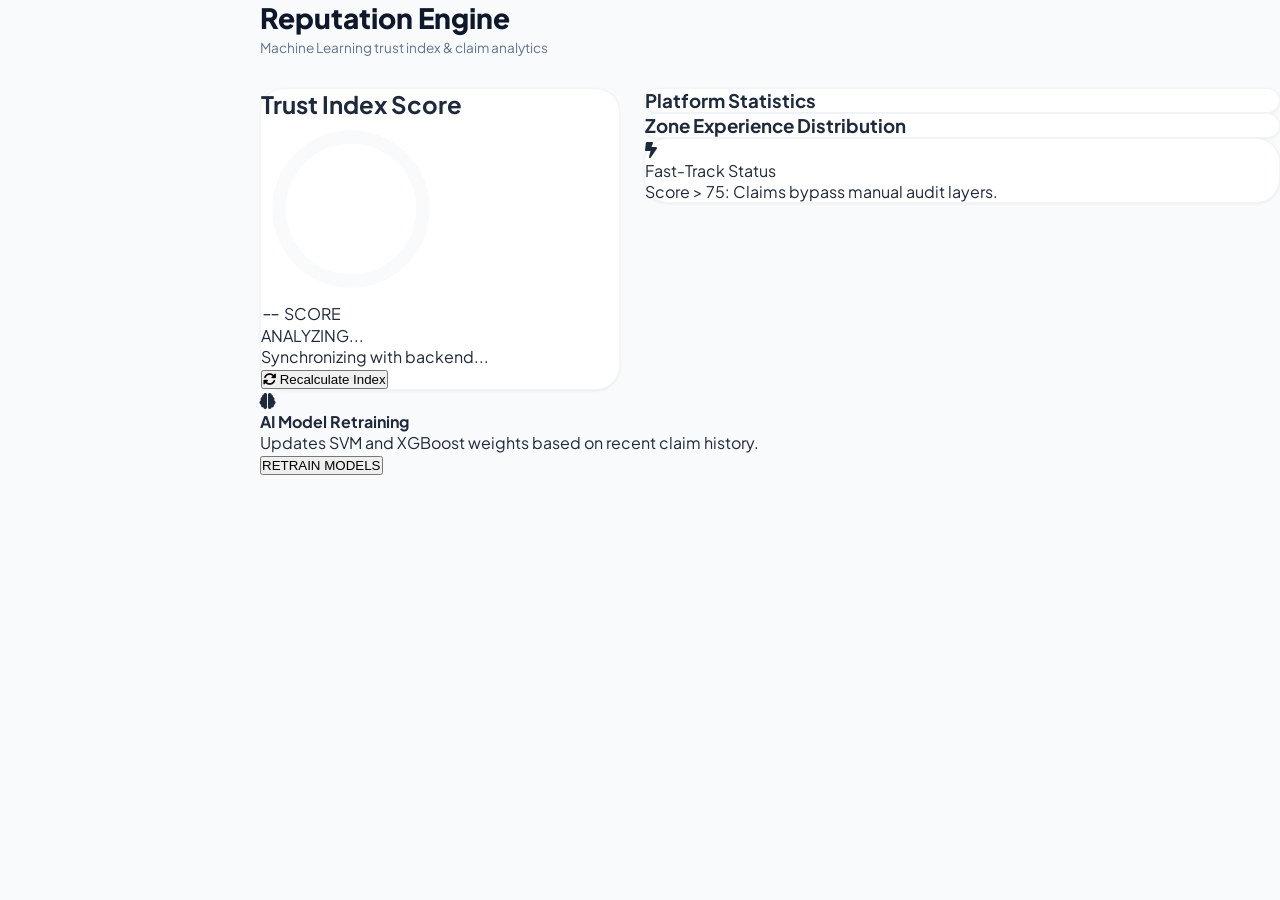
<file: frontend/workers_trust.html>
<!DOCTYPE html>
<html lang="en">
<head>
  <meta charset="UTF-8"><meta name="viewport" content="width=device-width,initial-scale=1">
  <title>VITA · Trust Score</title>
  <link rel="stylesheet" href="vita.css">
  <link rel="stylesheet" href="https://cdnjs.cloudflare.com/ajax/libs/font-awesome/6.5.0/css/all.min.css">
  <style>
    @import url('https://fonts.googleapis.com/css2?family=JetBrains+Mono:wght@700&display=swap');
    
    .trust-grid { display:grid; grid-template-columns:360px 1fr; gap:1.5rem; }
    @media(max-width:900px){.trust-grid{grid-template-columns:1fr;}}
    
    .stat-row { display:flex; justify-content:space-between; align-items:center; padding:0.85rem 0; border-bottom:1px solid #f1f5f9; }
    .stat-row:last-child { border-bottom:none; }
    
    .progress-bg { background: #f1f5f9; height: 8px; border-radius: 4px; overflow: hidden; }
    .progress-bar { height: 100%; transition: width 1s ease; }
  </style>
</head>
<body class="bg-gray-50">

<div id="main" class="max-w-7xl mx-auto p-4 md:p-8">
    <div class="fade-up" style="margin-bottom:2rem;">
      <h1 style="font-size:1.75rem;font-weight:900;color:#0f172a;">Reputation Engine</h1>
      <p style="font-size:0.85rem;color:#64748b;margin-top:4px;">Machine Learning trust index & claim analytics</p>
    </div>

    <div class="trust-grid fade-up">
      <div class="card p-8 bg-white rounded-[2.5rem] border border-slate-100 shadow-sm flex flex-col items-center text-center">
        <h2 class="text-xs font-black uppercase text-slate-400 tracking-widest self-start mb-8">Trust Index Score</h2>
        
        <div class="relative flex items-center justify-center">
            <svg width="180" height="180" viewBox="0 0 160 160">
              <circle cx="80" cy="80" r="64" fill="none" stroke="#f8fafc" stroke-width="12"/>
              <circle id="trust-ring" cx="80" cy="80" r="64" fill="none" stroke="#22c55e" stroke-width="12"
                stroke-linecap="round" stroke-dasharray="402.1" stroke-dashoffset="402.1"
                transform="rotate(-90 80 80)" style="transition:stroke-dashoffset 1.5s cubic-bezier(0.4, 0, 0.2, 1);"/>
            </svg>
            <div class="absolute inset-0 flex flex-col items-center justify-center">
                <span id="trust-score-text" class="text-4xl font-black text-slate-800" style="font-family:'JetBrains Mono';">--</span>
                <span class="text-[10px] font-black text-slate-400 uppercase tracking-tighter">SCORE</span>
            </div>
        </div>

        <div class="mt-8">
          <div id="trust-level-text" class="text-2xl font-black text-slate-800 uppercase tracking-tight">ANALYZING...</div>
          <p id="trust-desc" class="text-xs text-slate-400 mt-2 font-medium">Synchronizing with backend...</p>
        </div>
        
        <button class="brand-orange text-white w-full py-4 rounded-2xl font-black text-xs uppercase tracking-widest mt-10 hover:scale-[1.02] transition-all shadow-lg shadow-orange-100" onclick="loadTrust()">
          <i class="fa-solid fa-rotate mr-2"></i> Recalculate Index
        </button>
      </div>

      <div class="space-y-6">
        <div class="card p-8 bg-white rounded-[2.5rem] border border-slate-100 shadow-sm">
          <h3 class="text-xs font-black uppercase text-slate-800 tracking-widest mb-6">Platform Statistics</h3>
          <div id="stats-rows">
            <div class="h-10 bg-slate-50 animate-pulse rounded-lg mb-4"></div>
            <div class="h-10 bg-slate-50 animate-pulse rounded-lg"></div>
          </div>
        </div>

        <div class="card p-8 bg-white rounded-[2.5rem] border border-slate-100 shadow-sm">
          <h3 class="text-xs font-black uppercase text-slate-800 tracking-widest mb-6">Zone Experience Distribution</h3>
          <div id="zone-breakdown" class="space-y-6">
            </div>
        </div>

        <div class="card p-6 bg-green-50 border-2 border-green-100 rounded-[1.5rem] flex items-center gap-4">
            <div class="w-12 h-12 rounded-xl bg-white flex items-center justify-center text-green-600 shadow-sm">
              <i class="fa-solid fa-bolt-lightning text-xl"></i>
            </div>
            <div>
              <div class="text-sm font-black text-slate-800 uppercase">Fast-Track Status</div>
              <div class="text-xs text-green-700 font-medium">Score > 75: Claims bypass manual audit layers.</div>
            </div>
        </div>
      </div>
    </div>

    <div class="mt-8 p-8 bg-slate-900 rounded-[2rem] border border-slate-800 shadow-2xl flex flex-col md:flex-row items-center justify-between gap-6">
        <div class="flex items-center gap-4">
            <div class="w-12 h-12 rounded-full bg-slate-800 flex items-center justify-center text-orange-500">
                <i class="fa-solid fa-brain"></i>
            </div>
            <div>
                <h4 class="text-white font-bold">AI Model Retraining</h4>
                <p class="text-slate-500 text-xs mt-1">Updates SVM and XGBoost weights based on recent claim history.</p>
            </div>
        </div>
        <button id="retrain-btn" class="bg-slate-800 text-slate-300 px-8 py-3 rounded-xl font-bold text-xs hover:bg-slate-700 transition-all border border-slate-700" onclick="triggerRetrain()">
            RETRAIN MODELS
        </button>
    </div>
</div>

<script src="vita.js"></script>
<script>
const BACKEND_URL = "https://vita23-backend.onrender.com";

window.addEventListener('DOMContentLoaded', loadTrust);

async function loadTrust() {
  try {
    const response = await fetch(`${BACKEND_URL}/api/trust`);
    const trust = await response.json();

    if (!response.ok) throw new Error("Load failed");

    // Update Ring
    const score = trust.trust_index || 0;
    const ring = document.getElementById('trust-ring');
    const offset = 402.1 * (1 - score/100);
    ring.style.strokeDashoffset = offset;
    ring.style.stroke = score >= 75 ? '#22c55e' : score >= 50 ? '#f59e0b' : '#ef4444';
    
    document.getElementById('trust-score-text').textContent = score;
    document.getElementById('trust-level-text').textContent = trust.trust_level || 'PLATINUM';
    document.getElementById('trust-level-text').style.color = score >= 75 ? '#22c55e' : '#f59e0b';
    document.getElementById('trust-desc').textContent = `Based on ${trust.evaluated_claims} claims with ${trust.approval_rate}% success.`;

    // Render Stats
    document.getElementById('stats-rows').innerHTML = `
        <div class="stat-row">
            <span class="text-xs font-bold text-slate-500 uppercase">Total Claims Evaluated</span>
            <span class="font-black text-slate-800" style="font-family:'JetBrains Mono';">${trust.evaluated_claims}</span>
        </div>
        <div class="stat-row">
            <span class="text-xs font-bold text-slate-500 uppercase">Claims Approval Ratio</span>
            <span class="font-black text-orange-500" style="font-family:'JetBrains Mono';">${trust.approval_rate}%</span>
        </div>
    `;

    // Render Zone Bars
    const zoneCols = {GREEN:'#22c55e', YELLOW:'#f59e0b', ORANGE:'#f97316', RED:'#ef4444'};
    document.getElementById('zone-breakdown').innerHTML = Object.entries(trust.by_zone || {}).map(([z, count]) => {
        const pct = Math.round((count / trust.evaluated_claims) * 100) || 0;
        return `
            <div>
                <div class="flex justify-between items-center mb-2">
                    <span class="px-2 py-0.5 rounded bg-slate-100 text-[10px] font-black text-slate-600">${z} ZONE</span>
                    <span class="text-[10px] font-bold text-slate-400">${count} Claims (${pct}%)</span>
                </div>
                <div class="progress-bg">
                    <div class="progress-bar" style="width:${pct}%; background:${zoneCols[z] || '#e65a28'};"></div>
                </div>
            </div>
        `;
    }).join('');

  } catch (err) {
    console.error(err);
    alert("Connection to VITA engine failed. Retrying...");
  }
}

async function triggerRetrain() {
  const btn = document.getElementById('retrain-btn');
  btn.disabled = true;
  btn.className = "bg-orange-500 text-white px-8 py-3 rounded-xl font-bold text-xs animate-pulse";
  btn.innerHTML = '<i class="fa-solid fa-microchip fa-spin mr-2"></i> OPTIMIZING MODELS...';

  try {
    const r = await fetch(`${BACKEND_URL}/api/train`, { method:'POST' });
    if (r.ok) {
        alert("ML training complete! New model weights deployed. ✓");
    } else {
        alert("Training failed. Ensure claim_store.json has enough data.");
    }
  } catch (e) {
    alert("Triggered retrain. The server will update models in the background.");
  } finally {
    btn.disabled = false;
    btn.className = "bg-slate-800 text-slate-300 px-8 py-3 rounded-xl font-bold text-xs hover:bg-slate-700 transition-all border border-slate-700";
    btn.innerHTML = 'RETRAIN MODELS';
    loadTrust();
  }
}
</script>
</body>
</html>
</file>
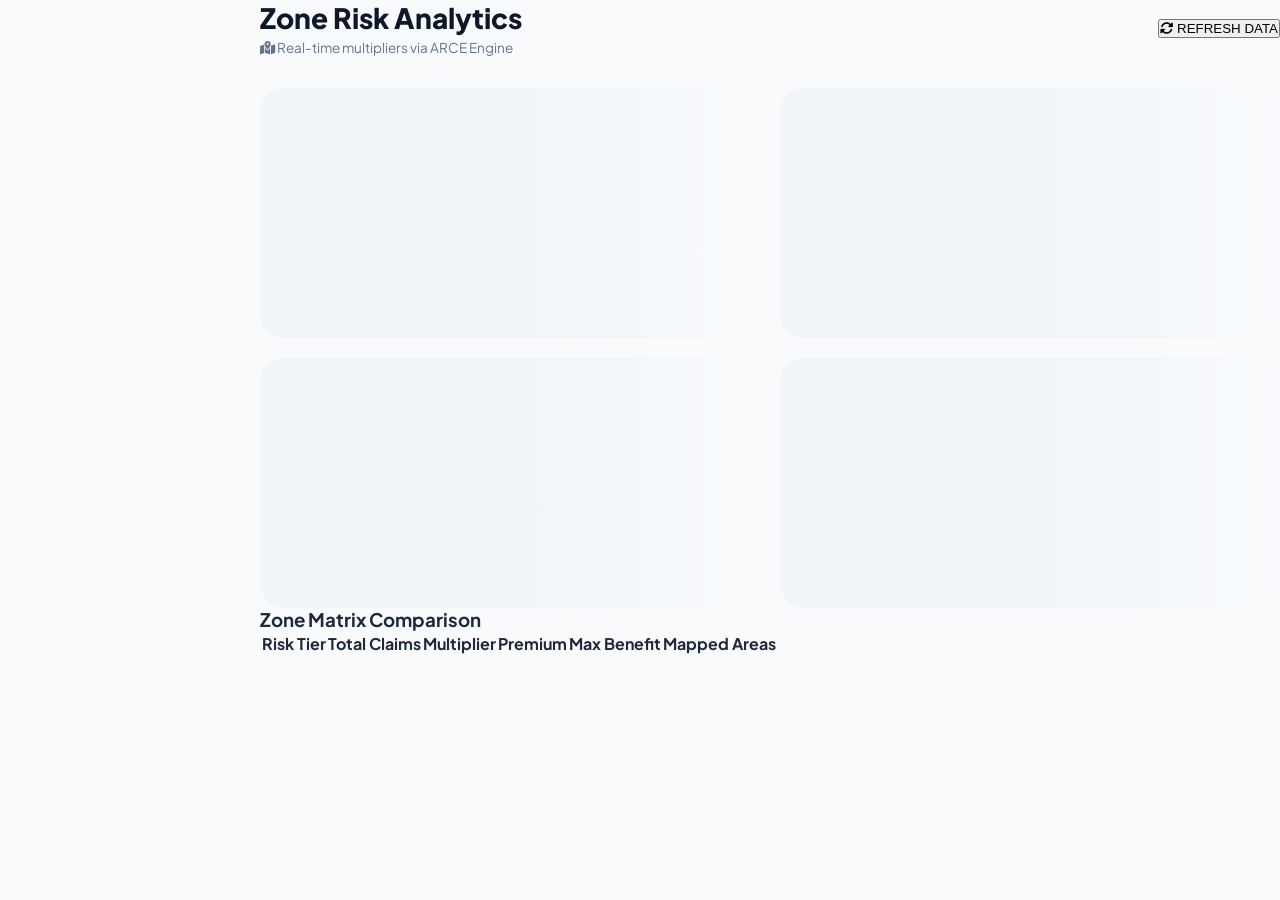
<file: frontend/workers_zonestatus.html>
<!DOCTYPE html>
<html lang="en">
<head>
  <meta charset="UTF-8"><meta name="viewport" content="width=device-width,initial-scale=1">
  <title>VITA · Zone Status</title>
  <link rel="stylesheet" href="vita.css">
  <link rel="stylesheet" href="https://cdnjs.cloudflare.com/ajax/libs/font-awesome/6.5.0/css/all.min.css">
  <style>
    @import url('https://fonts.googleapis.com/css2?family=JetBrains+Mono:wght@700&display=swap');

    .zone-card { border-radius:1.5rem; padding:1.5rem; border:1px solid; transition: transform 0.3s ease; }
    .zone-card:hover { transform: translateY(-5px); }
    
    .zone-card-GREEN  { background:#f0fdf4; border-color:#bbf7d0; }
    .zone-card-YELLOW { background:#fefce8; border-color:#fde68a; }
    .zone-card-ORANGE { background:#fff7ed; border-color:#fed7aa; }
    .zone-card-RED    { background:#fef2f2; border-color:#fecaca; }
    
    .zone-big { font-size:2.25rem; font-weight:900; font-family:'JetBrains Mono',monospace; line-height: 1; }
    .zone-big-GREEN  { color:#16a34a; }
    .zone-big-YELLOW { color:#ca8a04; }
    .zone-big-ORANGE { color:#ea580c; }
    .zone-big-RED    { color:#dc2626; }
    
    .zone-row { display:flex; justify-content:space-between; align-items:center; padding:0.5rem 0; border-bottom:1px solid rgba(0,0,0,0.05); font-size:0.85rem; }
    .zone-row:last-child { border-bottom:none; }
    
    .multiplier-bar { height:8px; background:rgba(0,0,0,0.05); border-radius:99px; overflow:hidden; margin-top:0.5rem; }
    .multiplier-fill { height:100%; border-radius:99px; transition:width 1s cubic-bezier(0.4, 0, 0.2, 1); }
    
    .grid-2 { display: grid; grid-template-columns: 1fr 1fr; gap: 1.25rem; }
    @media(max-width:768px){ .grid-2 { grid-template-columns: 1fr; } }
  </style>
</head>
<body class="bg-gray-50">

<div id="main" class="max-w-7xl mx-auto p-4 md:p-8">
    <div class="fade-up" style="display:flex;align-items:center;justify-content:space-between;margin-bottom:2rem;">
      <div>
        <h1 style="font-size:1.75rem;font-weight:900;color:#0f172a;">Zone Risk Analytics</h1>
        <p style="font-size:0.85rem;color:#64748b;margin-top:4px;">
            <i class="fa-solid fa-map-location-dot text-orange-500 mr-1"></i> Real-time multipliers via ARCE Engine
        </p>
      </div>
      <button class="brand-orange text-white px-6 py-2.5 rounded-xl font-bold text-xs hover:scale-105 transition-all" onclick="loadZones()">
        <i class="fa-solid fa-rotate mr-2"></i> REFRESH DATA
      </button>
    </div>

    <div class="grid-2 fade-up" id="zone-grid">
      <div style="height:250px;border-radius:1.5rem;" class="shimmer bg-white border border-slate-100"></div>
      <div style="height:250px;border-radius:1.5rem;" class="shimmer bg-white border border-slate-100"></div>
      <div style="height:250px;border-radius:1.5rem;" class="shimmer bg-white border border-slate-100"></div>
      <div style="height:250px;border-radius:1.5rem;" class="shimmer bg-white border border-slate-100"></div>
    </div>

    <div class="mt-8 bg-white rounded-[2rem] border border-slate-100 shadow-sm overflow-hidden fade-up">
      <div class="p-6 border-b border-slate-50">
        <h3 class="text-xs font-black uppercase text-slate-800 tracking-widest">Zone Matrix Comparison</h3>
      </div>
      <div class="overflow-x-auto">
        <table class="w-full text-left">
          <thead class="bg-slate-50 text-[10px] font-black text-slate-400 uppercase tracking-widest">
            <tr>
              <th class="px-6 py-4">Risk Tier</th>
              <th class="px-6 py-4">Total Claims</th>
              <th class="px-6 py-4">Multiplier</th>
              <th class="px-6 py-4">Premium</th>
              <th class="px-6 py-4">Max Benefit</th>
              <th class="px-6 py-4">Mapped Areas</th>
            </tr>
          </thead>
          <tbody id="zone-table" class="divide-y divide-slate-50 font-medium text-sm">
             </tbody>
        </table>
      </div>
    </div>
</div>

<script src="vita.js"></script>
<script>
const BACKEND_URL = "https://vita23-backend.onrender.com";

window.addEventListener('DOMContentLoaded', loadZones);

async function loadZones() {
  try {
    const response = await fetch(`${BACKEND_URL}/api/zone/status`);
    const result = await response.json();
    
    if (!response.ok) throw new Error("API Failure");

    const data = {};
    result.zones.forEach(z => { data[z.zone] = z; });

    const zones = ['GREEN','YELLOW','ORANGE','RED'];
    const icons = {GREEN:'leaf', YELLOW:'sun', ORANGE:'cloud-rain', RED:'triangle-exclamation'};
    const maxMult = 3.0;

    // Render Cards
    document.getElementById('zone-grid').innerHTML = zones.map(z => {
        const d = data[z] || { claims: 0, risk_multiplier: 1.0, weekly_premium: 0, max_payout: 0, areas: 'None' };
        const fillColor = {GREEN:'#22c55e', YELLOW:'#eab308', ORANGE:'#f97316', RED:'#ef4444'}[z];
        const multPct = Math.min((d.risk_multiplier / maxMult) * 100, 100);
        
        return `
          <div class="zone-card zone-card-${z}">
            <div class="flex justify-between items-start mb-6">
              <div>
                <div class="text-[10px] font-black text-slate-400 uppercase tracking-widest">${z} TIER</div>
                <div class="zone-big zone-big-${z} mt-1">${d.claims}</div>
                <div class="text-[10px] font-bold text-slate-400 uppercase mt-1">Validated Claims</div>
              </div>
              <div class="text-3xl opacity-20"><i class="fa-solid fa-${icons[z]}"></i></div>
            </div>
            
            <div class="space-y-1">
                <div class="zone-row"><span>Weekly Premium</span> <b class="text-slate-800">₹${d.weekly_premium}</b></div>
                <div class="zone-row"><span>Max Benefit</span> <b class="text-green-600">₹${d.max_payout}</b></div>
                <div class="zone-row"><span>Risk Multiplier</span> <b class="text-orange-600">${d.risk_multiplier.toFixed(3)}×</b></div>
            </div>

            <div class="mt-6">
              <div class="flex justify-between text-[10px] font-black text-slate-400 uppercase mb-2">
                <span>Risk Pressure</span>
                <span>${multPct.toFixed(0)}%</span>
              </div>
              <div class="multiplier-bar">
                <div class="multiplier-fill" style="width:${multPct}%; background:${fillColor};"></div>
              </div>
            </div>
          </div>`;
    }).join('');

    // Render Table
    document.getElementById('zone-table').innerHTML = zones.map(z => {
        const d = data[z];
        const tierColor = {GREEN:'text-green-600', YELLOW:'text-yellow-600', ORANGE:'text-orange-600', RED:'text-red-600'}[z];
        return `
          <tr class="hover:bg-slate-50 transition-colors">
            <td class="px-6 py-4 font-black ${tierColor}">${z}</td>
            <td class="px-6 py-4 font-mono font-bold">${d.claims}</td>
            <td class="px-6 py-4 font-mono font-bold text-orange-600">${d.risk_multiplier.toFixed(3)}x</td>
            <td class="px-6 py-4">₹${d.weekly_premium}</td>
            <td class="px-6 py-4 font-black text-green-600">₹${d.max_payout}</td>
            <td class="px-6 py-4 text-xs text-slate-400 max-w-xs truncate">${d.areas}</td>
          </tr>`;
    }).join('');

  } catch (err) {
    console.error(err);
    alert("Connection to VITA Render service lost. Check your internet.");
  }
}
</script>
</body>
</html>
</file>
<file: frontend/vita.css>
/* ═══════════════════════════════════════════════════
   VITA InsuraTech — Global Shared Stylesheet
   Version: 2.0.4 | Full Production Build
   Usage: <link rel="stylesheet" href="vita.css">
═══════════════════════════════════════════════════ */

@import url('https://fonts.googleapis.com/css2?family=Plus+Jakarta+Sans:wght@400;500;600;700;800;900&family=JetBrains+Mono:wght@400;600;700&display=swap');

:root {
    /* Brand Colors */
    --brand:         #e65a28;
    --brand-dark:    #d44d1d;
    --brand-soft:    rgba(230,90,40,0.08);
    --brand-mid:     rgba(230,90,40,0.18);
    
    /* Semantic Palette */
    --slate-950:    #020617;
    --slate-900:    #0f172a;
    --slate-800:    #1e293b;
    --slate-600:    #475569;
    --slate-400:    #94a3b8;
    --slate-100:    #f1f5f9;
    --white:        #ffffff;
    --bg:           #f8fafc;
    
    /* Layout */
    --sidebar-width: 260px;
    --topbar-height: 72px;
    --radius-lg:     1rem;
    --radius-xl:     1.5rem;
    --radius-2xl:    2rem;
    
    /* Shadow System */
    --shadow-sm:     0 1px 3px rgba(0,0,0,0.06);
    --shadow-md:     0 4px 20px -2px rgba(0,0,0,0.08);
    --shadow-lg:     0 10px 32px -4px rgba(0,0,0,0.1);
}

/* ── Reset ───────────────────────────────────────── */
*, *::before, *::after { box-sizing: border-box; margin: 0; padding: 0; }

body {
    font-family: 'Plus Jakarta Sans', sans-serif;
    background: var(--bg);
    color: var(--slate-800);
    display: flex;
    min-height: 100vh;
    width: 100vw;
    overflow: hidden; /* Main window scroll disabled; handled by #page-content */
}

/* ── Sidebar (Fixed Left) ────────────────────────── */
#sidebar {
    width: var(--sidebar-width);
    background: var(--slate-900);
    color: var(--white);
    display: flex;
    flex-direction: column;
    height: 100vh;
    position: fixed;
    left: 0;
    top: 0;
    z-index: 100;
    border-right: 1px solid var(--slate-800);
    transition: transform 0.3s ease;
}

.sidebar-logo {
    padding: 2.25rem 1.5rem;
    display: flex;
    align-items: center;
    gap: 0.85rem;
}

.sidebar-logo-icon {
    background: var(--brand);
    width: 40px;
    height: 40px;
    border-radius: 12px;
    display: flex;
    align-items: center;
    justify-content: center;
    box-shadow: 0 4px 12px rgba(230, 90, 40, 0.3);
}

.sidebar-logo-icon i { color: white; font-size: 1.1rem; }
.sidebar-logo-text { font-size: 1.4rem; font-weight: 900; letter-spacing: -0.03em; color: white; }

.sidebar-nav {
    flex: 1;
    padding: 0 1rem;
    overflow-y: auto;
    display: flex;
    flex-direction: column;
    gap: 0.25rem;
}

.sidebar-section-label {
    font-size: 0.65rem;
    font-weight: 800;
    color: var(--slate-400);
    text-transform: uppercase;
    letter-spacing: 0.1em;
    padding: 1.5rem 0.75rem 0.5rem;
}

.nav-link {
    display: flex;
    align-items: center;
    gap: 0.85rem;
    padding: 0.85rem 1rem;
    border-radius: 0.85rem;
    font-size: 0.85rem;
    font-weight: 700;
    color: var(--slate-400);
    text-decoration: none;
    transition: all 0.2s cubic-bezier(0.4, 0, 0.2, 1);
}

.nav-link i { width: 1.25rem; text-align: center; font-size: 1rem; }
.nav-link:hover { background: var(--slate-800); color: var(--white); }
.nav-link.active { background: var(--brand); color: var(--white); box-shadow: 0 4px 12px rgba(230, 90, 40, 0.2); }

.sidebar-footer {
    padding: 1.25rem;
    border-top: 1px solid var(--slate-800);
}

.logout-link { color: #f87171 !important; }
.logout-link:hover { background: rgba(248, 113, 113, 0.1) !important; }

/* ── Main Viewport ───────────────────────────────── */
#main {
    flex: 1;
    display: flex;
    flex-direction: column;
    margin-left: var(--sidebar-width); /* Push content right of sidebar */
    height: 100vh;
}

/* ── Topbar (Fixed Top) ──────────────────────────── */
#topbar {
    height: var(--topbar-height);
    background: var(--white);
    border-bottom: 1px solid var(--slate-100);
    padding: 0 2rem;
    display: flex;
    align-items: center;
    justify-content: space-between;
    flex-shrink: 0;
    position: sticky;
    top: 0;
    z-index: 90;
}

.topbar-left { display: flex; align-items: center; gap: 1rem; }
.live-status {
    display: flex;
    align-items: center;
    gap: 0.5rem;
    font-size: 0.7rem;
    font-weight: 800;
    color: var(--slate-400);
    text-transform: uppercase;
    letter-spacing: 0.05em;
    background: var(--slate-100);
    padding: 0.4rem 0.75rem;
    border-radius: 2rem;
}

.topbar-live-dot {
    width: 8px; height: 8px;
    border-radius: 50%;
    background: #22c55e;
    animation: pulse-green 2s infinite;
}

.topbar-right { display: flex; align-items: center; gap: 1.5rem; }

.user-profile-badge {
    display: flex;
    align-items: center;
    gap: 0.75rem;
}

.user-avatar-mini {
    width: 36px; height: 36px;
    border-radius: 10px;
    background: var(--slate-900);
    color: white;
    display: flex; align-items: center; justify-content: center;
    font-weight: 800; font-size: 0.75rem;
}

/* ── Content Container ───────────────────────────── */
#page-content {
    flex: 1;
    overflow-y: auto;
    padding: 2rem;
    max-width: 1200px;
    width: 100%;
    margin: 0 auto;
}

/* ── Dashboard UI Components ─────────────────────── */
.card {
    background: var(--white);
    border: 1px solid var(--slate-100);
    border-radius: var(--radius-xl);
    box-shadow: var(--shadow-sm);
    transition: box-shadow 0.3s ease;
}
.card:hover { box-shadow: var(--shadow-md); }
.card-pad { padding: 1.5rem; }

.dark-card {
    background: var(--slate-900);
    border-radius: var(--radius-2xl);
    color: white;
    padding: 2rem;
    box-shadow: var(--shadow-lg);
}

.stat-value {
    font-size: 2rem;
    font-weight: 900;
    color: var(--slate-900);
    font-family: 'JetBrains Mono', monospace;
    letter-spacing: -0.04em;
}

.stat-label {
    font-size: 0.65rem;
    font-weight: 800;
    color: var(--slate-400);
    text-transform: uppercase;
    letter-spacing: 0.1em;
    margin-bottom: 0.5rem;
}

/* ── ARCE Pipeline Graphics ──────────────────────── */
.pipe-step { display: flex; align-items: flex-start; gap: 1rem; padding: 0.5rem 0; }
.pipe-step-icon { width: 1.25rem; flex-shrink: 0; font-size: 1rem; text-align: center; }
.pipe-connector { width: 2px; height: 24px; background: var(--slate-800); margin-left: 9px; }
.pipe-connector.done { background: #22c55e; }
.pipe-connector.fail { background: #ef4444; }

.score-ring-fill { transition: stroke-dashoffset 1.2s cubic-bezier(0.4, 0, 0.2, 1); }

/* ── Badges / Chips ──────────────────────────────── */
.chip {
    display: inline-flex;
    align-items: center;
    padding: 0.35rem 0.85rem;
    border-radius: 2rem;
    font-size: 0.65rem;
    font-weight: 900;
    text-transform: uppercase;
    letter-spacing: 0.05em;
}
.chip-GREEN    { background: #dcfce7; color: #16a34a; }
.chip-YELLOW   { background: #fef9c3; color: #ca8a04; }
.chip-ORANGE   { background: #ffedd5; color: #ea580c; }
.chip-RED      { background: #fee2e2; color: #dc2626; }
.chip-APPROVED { background: #dcfce7; color: #16a34a; border: 1px solid #bbf7d0; }
.chip-REJECTED { background: #fee2e2; color: #dc2626; border: 1px solid #fecaca; }

/* ── Buttons ─────────────────────────────────────── */
.btn-primary {
    background: var(--brand);
    color: white;
    border: none;
    border-radius: 0.85rem;
    padding: 0.75rem 1.5rem;
    font-size: 0.8rem;
    font-weight: 800;
    cursor: pointer;
    display: inline-flex;
    align-items: center;
    gap: 0.6rem;
    transition: all 0.2s;
    text-transform: uppercase;
    letter-spacing: 0.05em;
}
.btn-primary:hover { background: var(--brand-dark); transform: translateY(-1px); box-shadow: 0 4px 12px rgba(230,90,40,0.3); }
.btn-primary:active { transform: translateY(0); }

/* ── Animations ──────────────────────────────────── */
@keyframes pulse-green {
    0% { box-shadow: 0 0 0 0 rgba(34, 197, 94, 0.4); }
    70% { box-shadow: 0 0 0 10px rgba(34, 197, 94, 0); }
    100% { box-shadow: 0 0 0 0 rgba(34, 197, 94, 0); }
}

@keyframes shimmer {
    0% { background-position: -200% 0; }
    100% { background-position: 200% 0; }
}

.shimmer {
    background: linear-gradient(90deg, #f1f5f9 25%, #f8fafc 50%, #f1f5f9 75%);
    background-size: 200% 100%;
    animation: shimmer 1.5s infinite;
}

.fade-up {
    animation: fadeUp 0.6s cubic-bezier(0.16, 1, 0.3, 1) both;
}

@keyframes fadeUp {
    from { opacity: 0; transform: translateY(20px); }
    to { opacity: 1; transform: translateY(0); }
}

/* ── Data Tables ─────────────────────────────────── */
.vita-table { width: 100%; border-collapse: collapse; }
.vita-table th {
    text-align: left; padding: 1rem;
    font-size: 0.65rem; font-weight: 900;
    color: var(--slate-400); text-transform: uppercase;
    border-bottom: 2px solid var(--slate-100);
}
.vita-table td { padding: 1.25rem 1rem; border-bottom: 1px solid var(--slate-100); font-size: 0.85rem; font-weight: 600; }
.vita-table tr:hover { background: var(--bg); }

/* ── Utility ─────────────────────────────────────── */
.mono { font-family: 'JetBrains Mono', monospace; }
.brand-text { color: var(--brand); }
.text-green { color: #22c55e; }
.text-red { color: #ef4444; }

/* ── Responsive ──────────────────────────────────── */
@media (max-width: 1024px) {
    :root { --sidebar-width: 80px; }
    .sidebar-logo-text, .nav-link span, .sidebar-section-label { display: none; }
    .nav-link { justify-content: center; padding: 1rem; }
    .sidebar-logo { justify-content: center; }
}

@media (max-width: 768px) {
    #sidebar { transform: translateX(-100%); }
    #main { margin-left: 0; }
    #topbar { padding: 0 1rem; }
}

/* ── Custom Scrollbar ────────────────────────────── */
::-webkit-scrollbar { width: 6px; }
::-webkit-scrollbar-track { background: transparent; }
::-webkit-scrollbar-thumb { background: var(--slate-400); border-radius: 10px; }
::-webkit-scrollbar-thumb:hover { background: var(--slate-600); }
</file>
